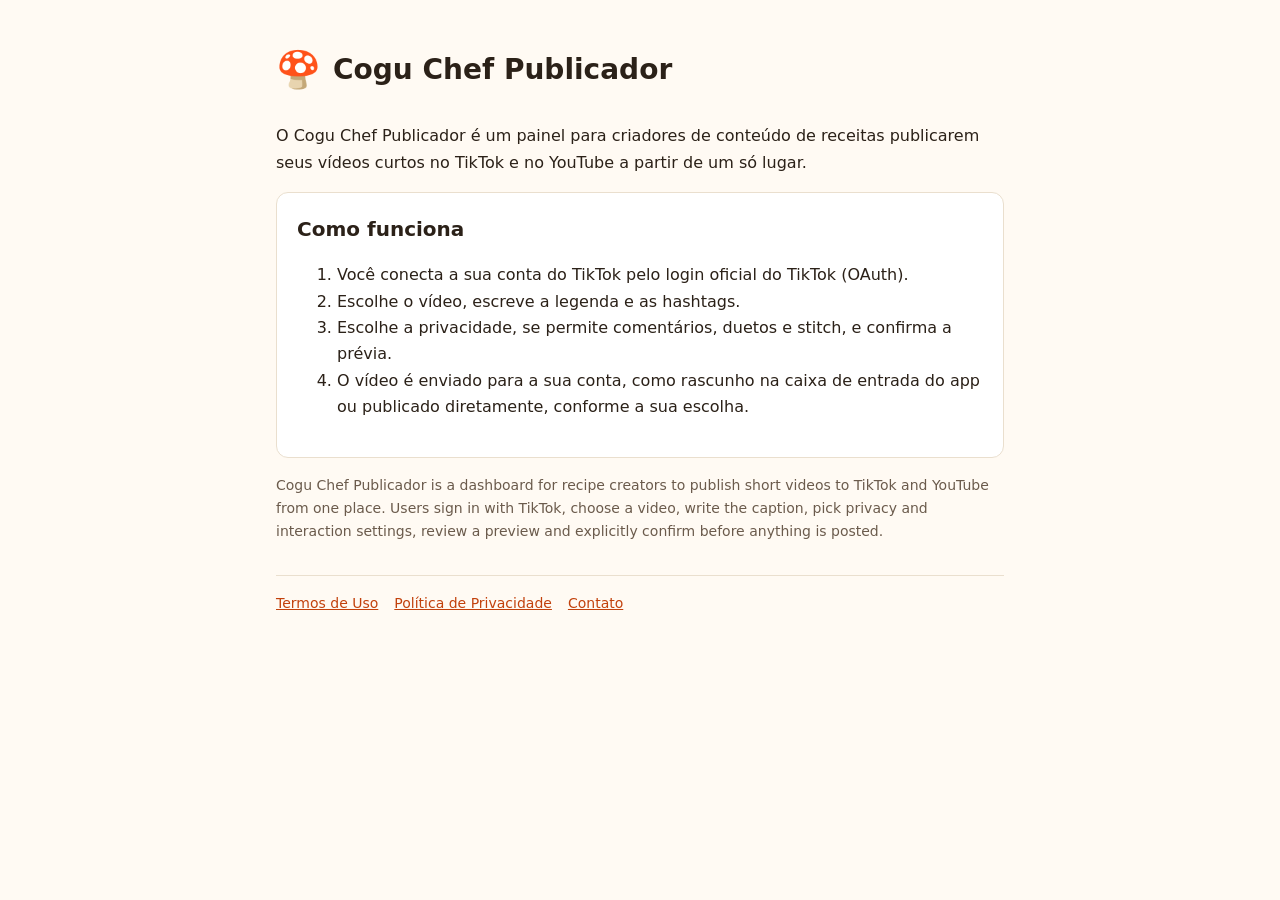
<file: index.html>
<!doctype html>
<html lang="pt-BR">
<head>
<meta charset="utf-8">
<meta name="viewport" content="width=device-width, initial-scale=1">
<title>Cogu Chef Publicador</title>
<link rel="stylesheet" href="estilo.css">
</head>
<body>
<main>
<header><span class="logo">🍄</span><h1>Cogu Chef Publicador</h1></header>
<p>O Cogu Chef Publicador é um painel para criadores de conteúdo de receitas publicarem seus vídeos curtos no TikTok e no YouTube a partir de um só lugar.</p>
<div class="card">
<h2 style="margin-top:0">Como funciona</h2>
<ol>
<li>Você conecta a sua conta do TikTok pelo login oficial do TikTok (OAuth).</li>
<li>Escolhe o vídeo, escreve a legenda e as hashtags.</li>
<li>Escolhe a privacidade, se permite comentários, duetos e stitch, e confirma a prévia.</li>
<li>O vídeo é enviado para a sua conta, como rascunho na caixa de entrada do app ou publicado diretamente, conforme a sua escolha.</li>
</ol>
</div>
<p lang="en" class="muted">Cogu Chef Publicador is a dashboard for recipe creators to publish short videos to TikTok and YouTube from one place. Users sign in with TikTok, choose a video, write the caption, pick privacy and interaction settings, review a preview and explicitly confirm before anything is posted.</p>
<nav><a href="termos.html">Termos de Uso</a><a href="privacidade.html">Política de Privacidade</a><a href="https://github.com/Junior331/publicador-site/issues">Contato</a></nav>
</main>
</body>
</html>
</file>
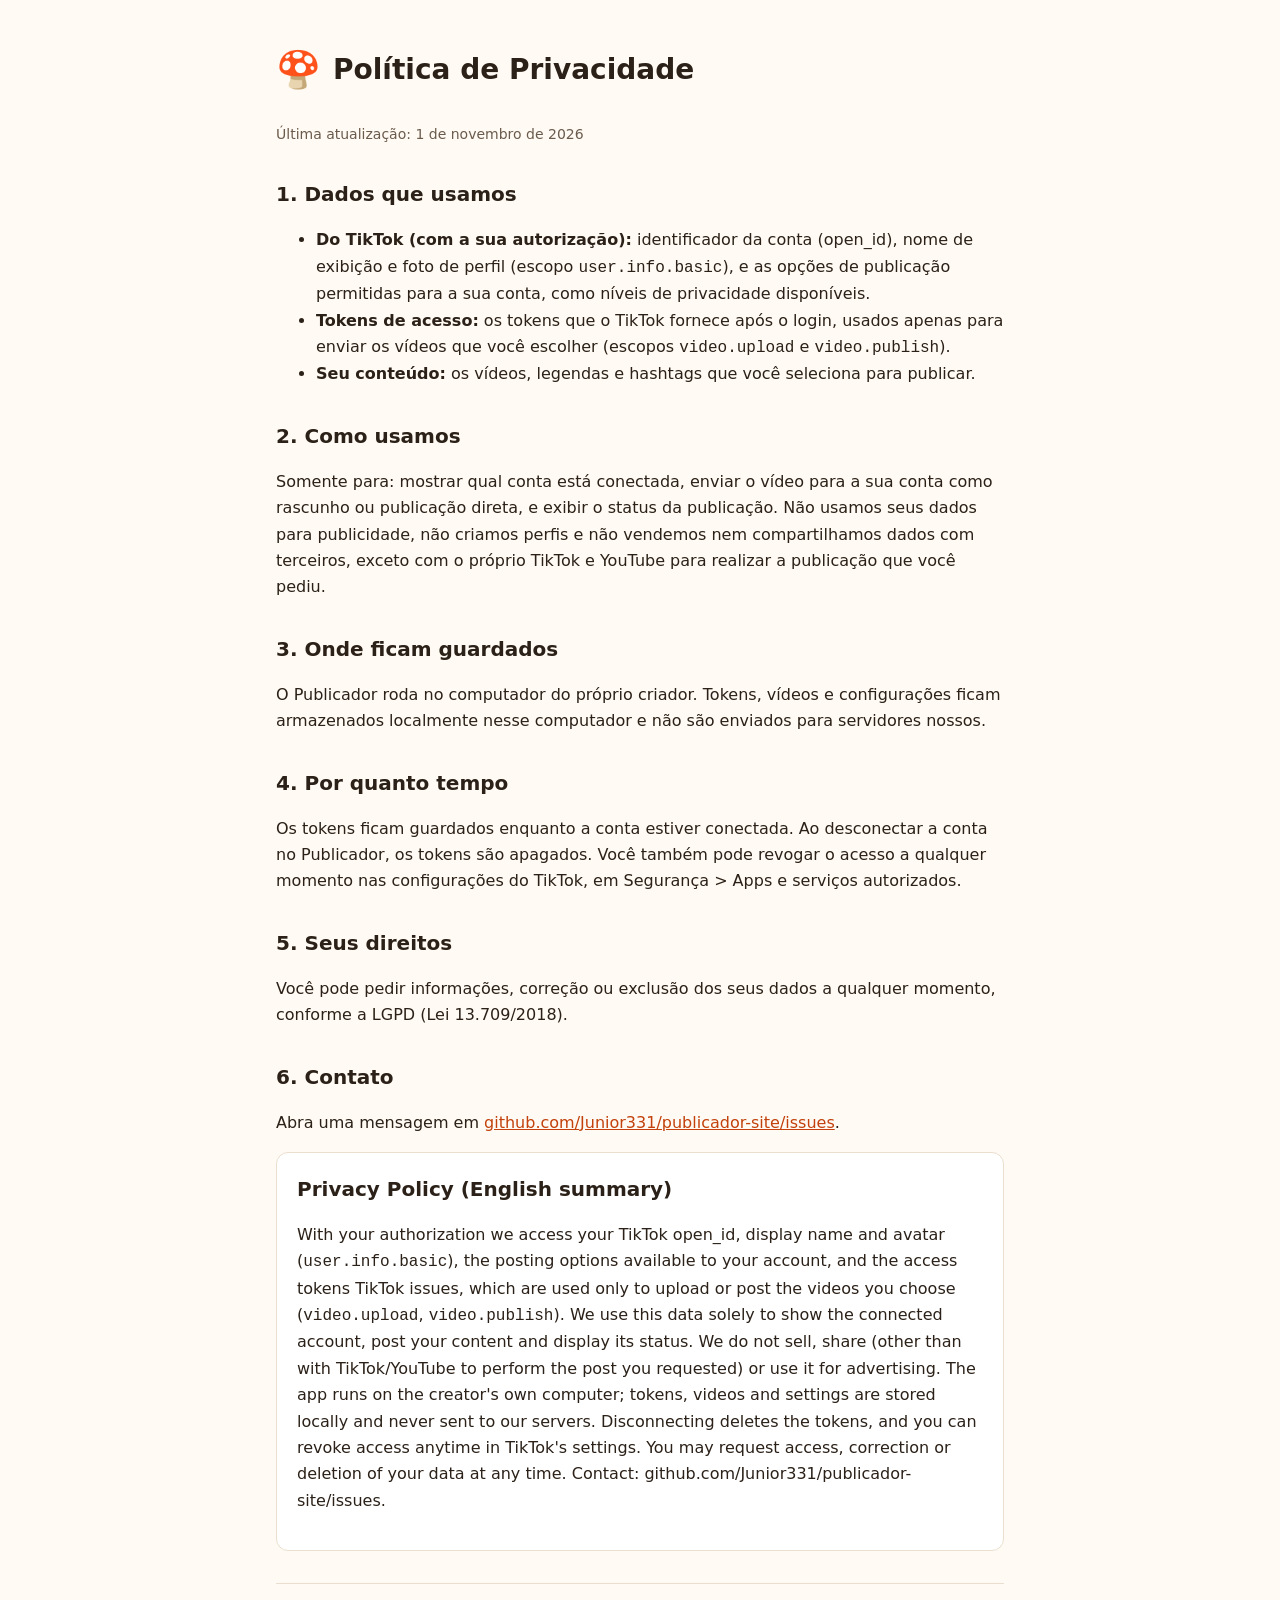
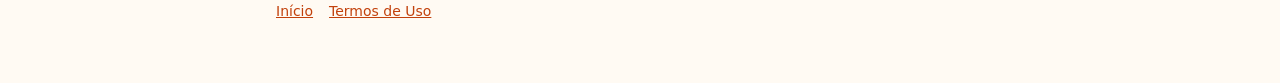
<file: privacidade.html>
<!doctype html>
<html lang="pt-BR">
<head>
<meta charset="utf-8">
<meta name="viewport" content="width=device-width, initial-scale=1">
<title>Política de Privacidade · Cogu Chef Publicador</title>
<link rel="stylesheet" href="estilo.css">
</head>
<body>
<main>
<header><span class="logo">🍄</span><h1>Política de Privacidade</h1></header>
<p class="muted">Última atualização: 1 de novembro de 2026</p>

<h2>1. Dados que usamos</h2>
<ul>
<li><strong>Do TikTok (com a sua autorização):</strong> identificador da conta (open_id), nome de exibição e foto de perfil (escopo <code>user.info.basic</code>), e as opções de publicação permitidas para a sua conta, como níveis de privacidade disponíveis.</li>
<li><strong>Tokens de acesso:</strong> os tokens que o TikTok fornece após o login, usados apenas para enviar os vídeos que você escolher (escopos <code>video.upload</code> e <code>video.publish</code>).</li>
<li><strong>Seu conteúdo:</strong> os vídeos, legendas e hashtags que você seleciona para publicar.</li>
</ul>

<h2>2. Como usamos</h2>
<p>Somente para: mostrar qual conta está conectada, enviar o vídeo para a sua conta como rascunho ou publicação direta, e exibir o status da publicação. Não usamos seus dados para publicidade, não criamos perfis e não vendemos nem compartilhamos dados com terceiros, exceto com o próprio TikTok e YouTube para realizar a publicação que você pediu.</p>

<h2>3. Onde ficam guardados</h2>
<p>O Publicador roda no computador do próprio criador. Tokens, vídeos e configurações ficam armazenados localmente nesse computador e não são enviados para servidores nossos.</p>

<h2>4. Por quanto tempo</h2>
<p>Os tokens ficam guardados enquanto a conta estiver conectada. Ao desconectar a conta no Publicador, os tokens são apagados. Você também pode revogar o acesso a qualquer momento nas configurações do TikTok, em Segurança &gt; Apps e serviços autorizados.</p>

<h2>5. Seus direitos</h2>
<p>Você pode pedir informações, correção ou exclusão dos seus dados a qualquer momento, conforme a LGPD (Lei 13.709/2018).</p>

<h2>6. Contato</h2>
<p>Abra uma mensagem em <a href="https://github.com/Junior331/publicador-site/issues">github.com/Junior331/publicador-site/issues</a>.</p>

<div class="card" lang="en">
<h2 style="margin-top:0">Privacy Policy (English summary)</h2>
<p>With your authorization we access your TikTok open_id, display name and avatar (<code>user.info.basic</code>), the posting options available to your account, and the access tokens TikTok issues, which are used only to upload or post the videos you choose (<code>video.upload</code>, <code>video.publish</code>). We use this data solely to show the connected account, post your content and display its status. We do not sell, share (other than with TikTok/YouTube to perform the post you requested) or use it for advertising. The app runs on the creator's own computer; tokens, videos and settings are stored locally and never sent to our servers. Disconnecting deletes the tokens, and you can revoke access anytime in TikTok's settings. You may request access, correction or deletion of your data at any time. Contact: github.com/Junior331/publicador-site/issues.</p>
</div>

<nav><a href="index.html">Início</a><a href="termos.html">Termos de Uso</a></nav>
</main>
</body>
</html>
</file>
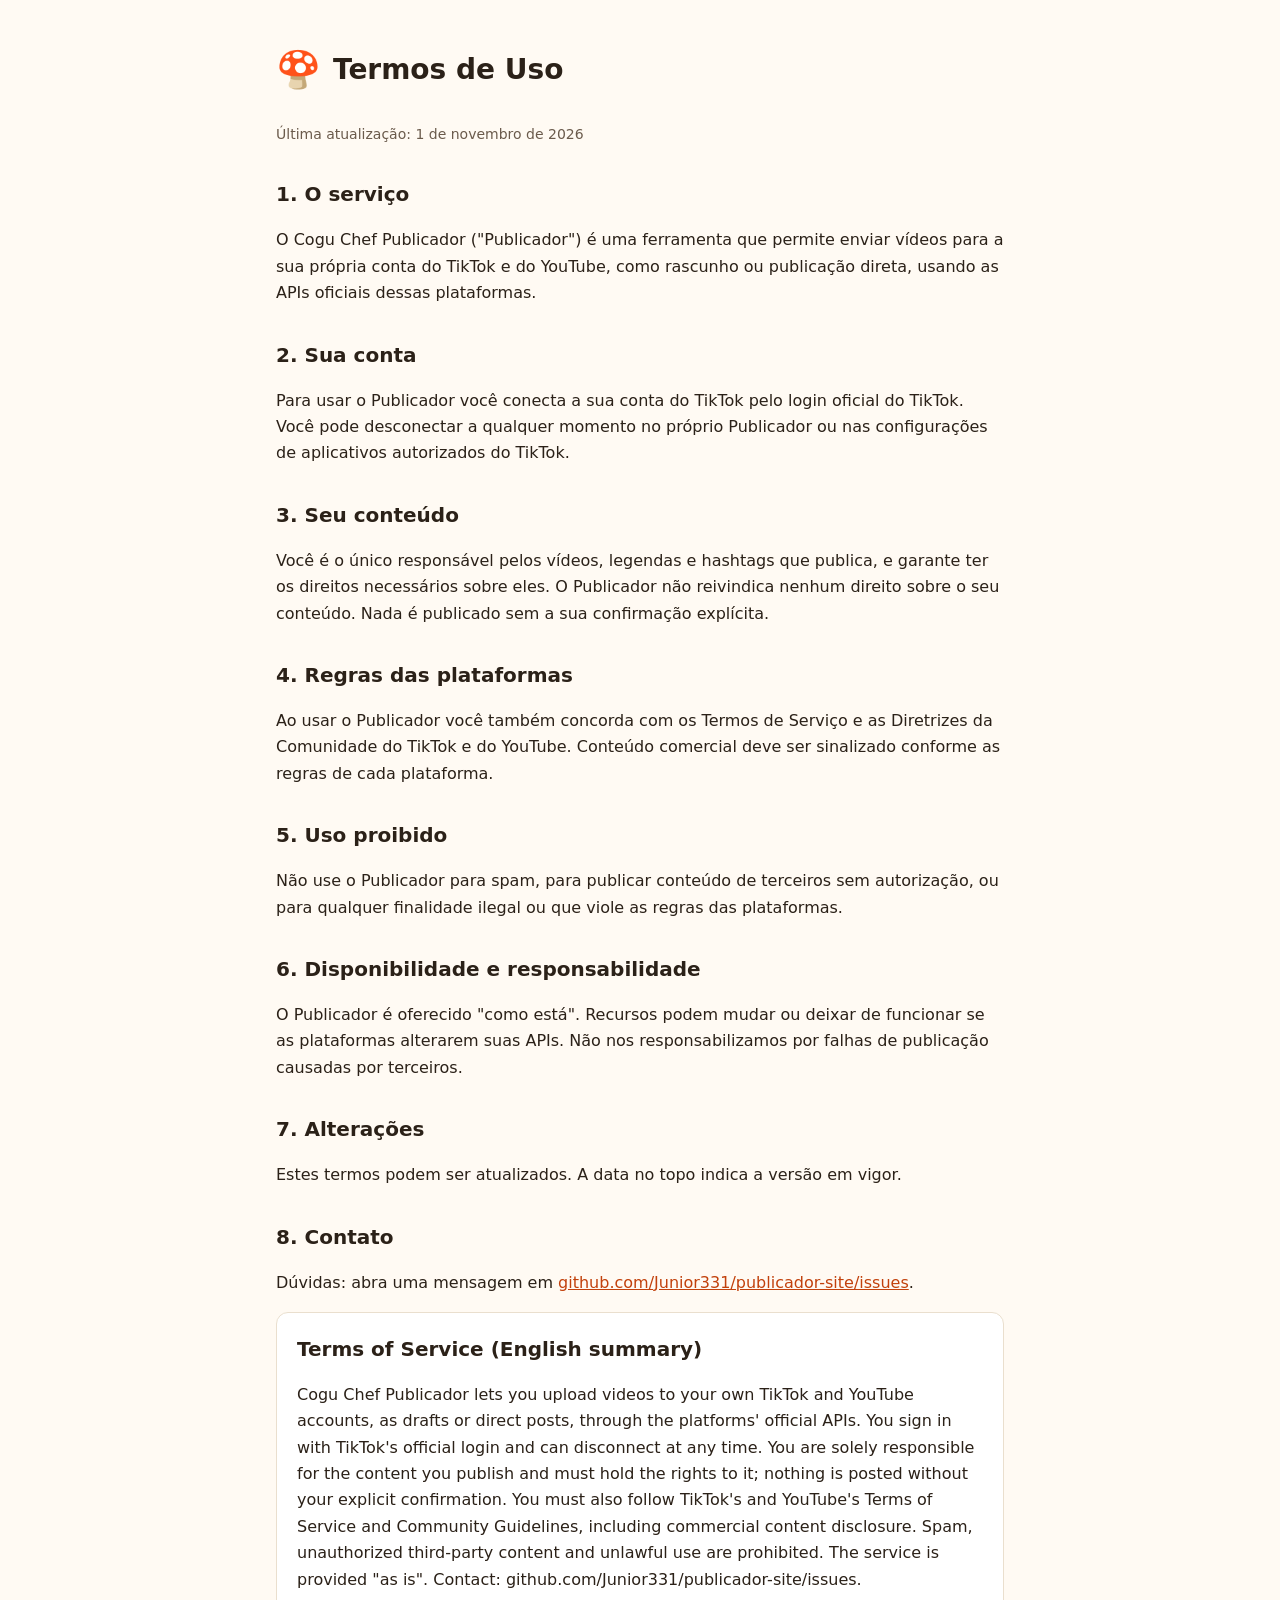
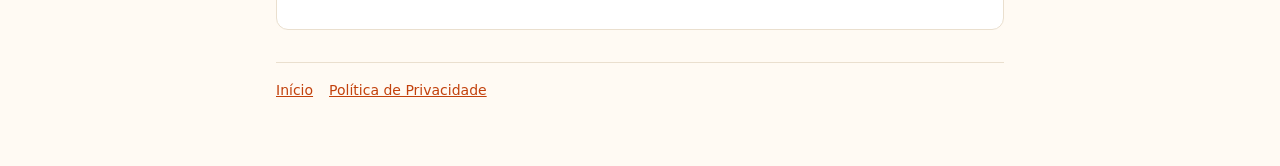
<file: termos.html>
<!doctype html>
<html lang="pt-BR">
<head>
<meta charset="utf-8">
<meta name="viewport" content="width=device-width, initial-scale=1">
<title>Termos de Uso · Cogu Chef Publicador</title>
<link rel="stylesheet" href="estilo.css">
</head>
<body>
<main>
<header><span class="logo">🍄</span><h1>Termos de Uso</h1></header>
<p class="muted">Última atualização: 1 de novembro de 2026</p>

<h2>1. O serviço</h2>
<p>O Cogu Chef Publicador ("Publicador") é uma ferramenta que permite enviar vídeos para a sua própria conta do TikTok e do YouTube, como rascunho ou publicação direta, usando as APIs oficiais dessas plataformas.</p>

<h2>2. Sua conta</h2>
<p>Para usar o Publicador você conecta a sua conta do TikTok pelo login oficial do TikTok. Você pode desconectar a qualquer momento no próprio Publicador ou nas configurações de aplicativos autorizados do TikTok.</p>

<h2>3. Seu conteúdo</h2>
<p>Você é o único responsável pelos vídeos, legendas e hashtags que publica, e garante ter os direitos necessários sobre eles. O Publicador não reivindica nenhum direito sobre o seu conteúdo. Nada é publicado sem a sua confirmação explícita.</p>

<h2>4. Regras das plataformas</h2>
<p>Ao usar o Publicador você também concorda com os Termos de Serviço e as Diretrizes da Comunidade do TikTok e do YouTube. Conteúdo comercial deve ser sinalizado conforme as regras de cada plataforma.</p>

<h2>5. Uso proibido</h2>
<p>Não use o Publicador para spam, para publicar conteúdo de terceiros sem autorização, ou para qualquer finalidade ilegal ou que viole as regras das plataformas.</p>

<h2>6. Disponibilidade e responsabilidade</h2>
<p>O Publicador é oferecido "como está". Recursos podem mudar ou deixar de funcionar se as plataformas alterarem suas APIs. Não nos responsabilizamos por falhas de publicação causadas por terceiros.</p>

<h2>7. Alterações</h2>
<p>Estes termos podem ser atualizados. A data no topo indica a versão em vigor.</p>

<h2>8. Contato</h2>
<p>Dúvidas: abra uma mensagem em <a href="https://github.com/Junior331/publicador-site/issues">github.com/Junior331/publicador-site/issues</a>.</p>

<div class="card" lang="en">
<h2 style="margin-top:0">Terms of Service (English summary)</h2>
<p>Cogu Chef Publicador lets you upload videos to your own TikTok and YouTube accounts, as drafts or direct posts, through the platforms' official APIs. You sign in with TikTok's official login and can disconnect at any time. You are solely responsible for the content you publish and must hold the rights to it; nothing is posted without your explicit confirmation. You must also follow TikTok's and YouTube's Terms of Service and Community Guidelines, including commercial content disclosure. Spam, unauthorized third-party content and unlawful use are prohibited. The service is provided "as is". Contact: github.com/Junior331/publicador-site/issues.</p>
</div>

<nav><a href="index.html">Início</a><a href="privacidade.html">Política de Privacidade</a></nav>
</main>
</body>
</html>
</file>
<file: estilo.css>
:root{--bg:#fffaf3;--fg:#2b2118;--muted:#6b5b4c;--accent:#c2410c;--card:#ffffff;--line:#eadfce}
@media (prefers-color-scheme:dark){:root{--bg:#1c1712;--fg:#f5ece1;--muted:#bfae9b;--accent:#fb923c;--card:#26201a;--line:#3a3027}}
*{box-sizing:border-box}
body{margin:0;background:var(--bg);color:var(--fg);font:16px/1.65 system-ui,-apple-system,"Segoe UI",Roboto,sans-serif}
main{max-width:760px;margin:0 auto;padding:40px 16px 64px}
header{display:flex;align-items:center;gap:12px;margin-bottom:24px}
header .logo{font-size:36px}
h1{font-size:28px;line-height:1.2;margin:0}
h2{font-size:20px;margin:32px 0 8px}
p,li{color:var(--fg)}
.muted{color:var(--muted);font-size:14px}
a{color:var(--accent)}
.card{background:var(--card);border:1px solid var(--line);border-radius:12px;padding:20px;margin:16px 0}
nav{display:flex;gap:16px;flex-wrap:wrap;margin-top:32px;padding-top:16px;border-top:1px solid var(--line);font-size:14px}
</file>
